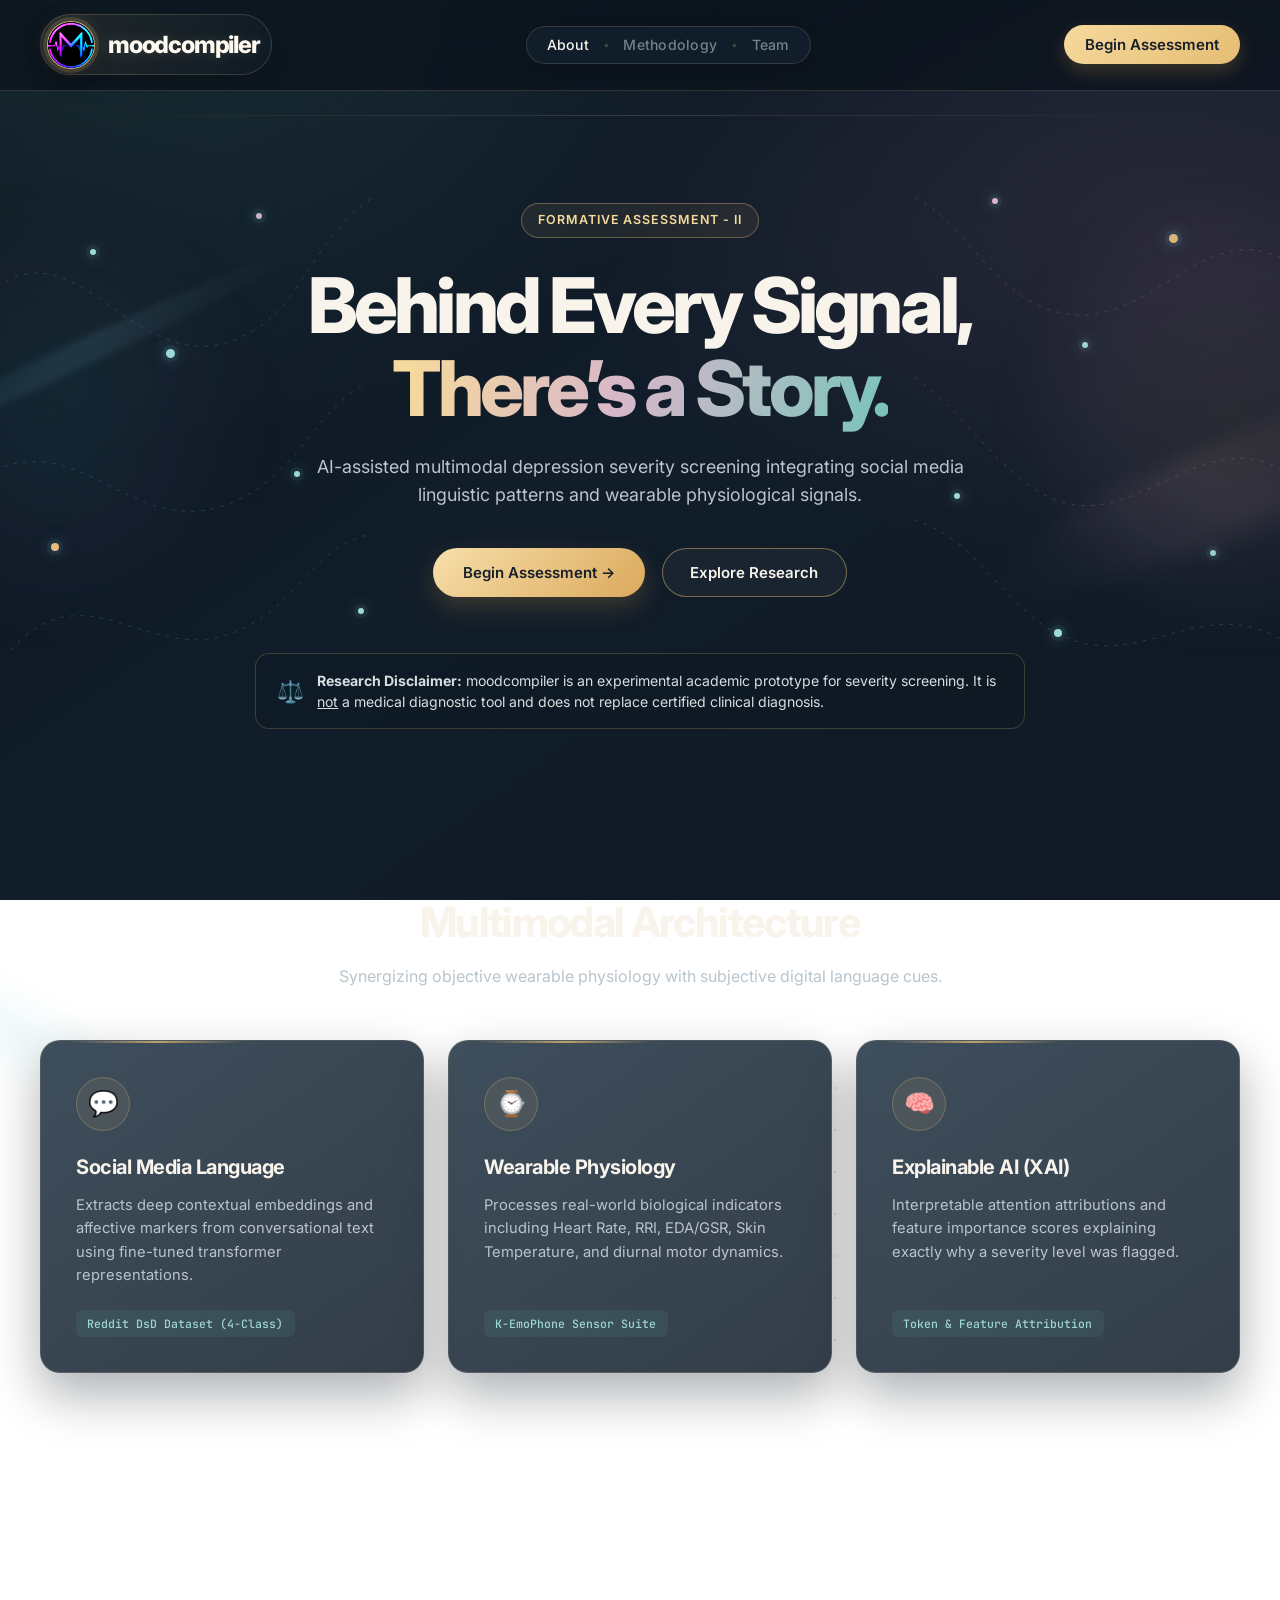
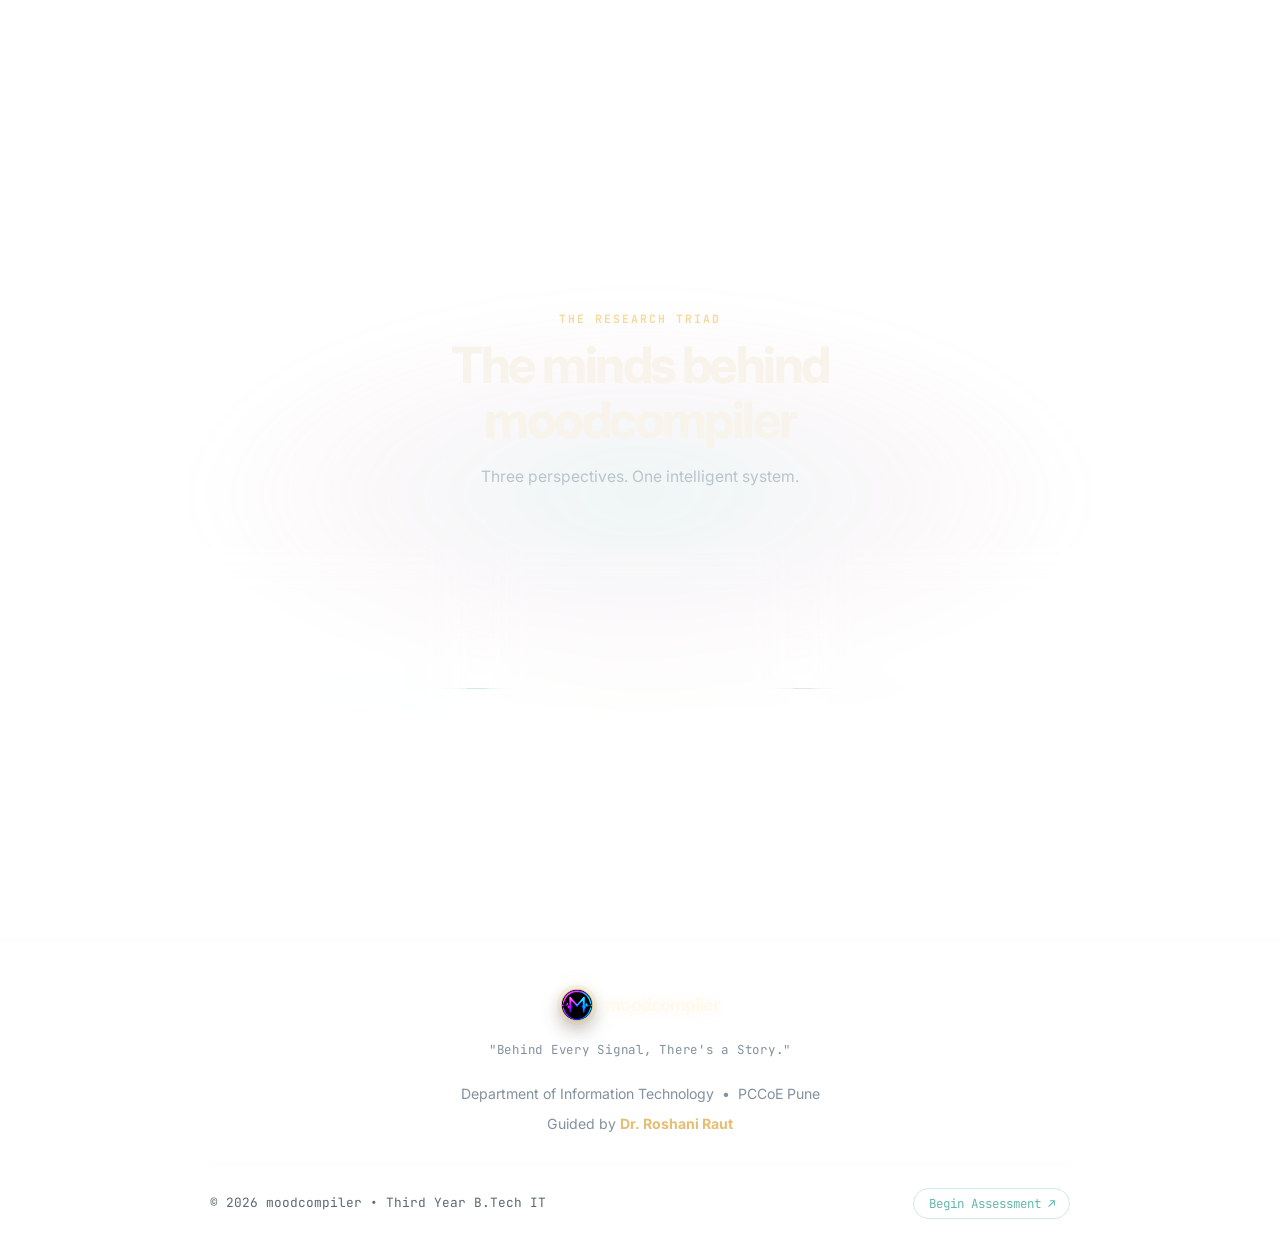
<file: frontend/index.html>
<!DOCTYPE html>
<html lang="en">
<head>
  <meta charset="UTF-8" />
  <meta name="viewport" content="width=device-width, initial-scale=1.0" />
  <title>moodcompiler — Behind Every Signal, There’s a Story.</title>
  <link rel="icon" type="image/png" href="assets/logo/logo.png" />
  <!-- Premium Fonts -->
  <link rel="preconnect" href="https://fonts.googleapis.com" />
  <link rel="preconnect" href="https://fonts.gstatic.com" crossorigin />
  <link href="https://fonts.googleapis.com/css2?family=Inter:wght@300;400;500;600;700;800&family=JetBrains+Mono:wght@400;500;600&display=swap" rel="stylesheet" />
  <link rel="stylesheet" href="css/style.css" />
</head>
<body>

  <!-- Navigation Bar (Sleek Floating Capsule) -->
  <nav class="navbar">
    <div class="nav-container">
      <div class="brand">
        <span class="brand-logo-frame"><img src="assets/logo/logo.png" alt="moodcompiler logo" class="brand-logo" /></span>
        <span class="brand-name">moodcompiler</span>
      </div>
      
      <!-- Center Floating Nav Capsule -->
      <div class="nav-capsule">
        <a href="#about" class="nav-item">About</a>
        <span class="nav-dot">•</span>
        <a href="#methodology" class="nav-item">Methodology</a>
        <span class="nav-dot">•</span>
        <a href="#team" class="nav-item">Team</a>
      </div>

      <div class="nav-actions">
        <a href="assessment.html" class="btn btn-primary-nav">Begin Assessment</a>
      </div>
    </div>
  </nav>

  <!-- Hero Section -->
  <header id="about" class="hero">
    <!-- Decorative neural field: always behind the hero content. -->
    <div class="neural-field" aria-hidden="true">
      <svg class="neural-connections" viewBox="0 0 1440 720" preserveAspectRatio="none">
        <g class="field-left">
          <path d="M-20 210 C90 110 155 320 294 235 C342 206 354 145 424 104" />
          <path d="M-35 395 C92 315 148 470 278 405 C340 374 355 321 410 294" />
          <path d="M12 560 C111 465 184 608 306 520 C340 496 365 455 414 445" />
        </g>
        <g class="field-right">
          <path d="M1460 178 C1350 105 1288 270 1162 212 C1104 185 1082 128 1025 105" />
          <path d="M1470 396 C1350 305 1271 475 1153 392 C1098 353 1081 320 1027 285" />
          <path d="M1458 560 C1350 485 1272 608 1161 527 C1104 482 1087 446 1028 430" />
        </g>
      </svg>
      <span class="aurora aurora-left"></span><span class="aurora aurora-right"></span>
      <span class="neural-node node-1"></span><span class="neural-node node-2"></span>
      <span class="neural-node node-3"></span><span class="neural-node node-4"></span>
      <span class="neural-node node-5"></span><span class="neural-node node-6"></span>
      <span class="neural-node node-7"></span><span class="neural-node node-8"></span>
      <span class="neural-node node-9"></span><span class="neural-node node-10"></span>
      <span class="neural-node node-11"></span><span class="neural-node node-12"></span>
    </div>
    <div class="hero-container">
      <div class="badge">Formative Assessment - II</div>
      <h1 class="hero-title">
        Behind Every Signal, <br />
        <span class="gradient-text">There’s a Story.</span>
      </h1>
      <p class="hero-subtitle">
        AI-assisted multimodal depression severity screening integrating social media linguistic patterns and wearable physiological signals.
      </p>
      
      <div class="hero-actions">
        <a href="assessment.html" class="btn btn-hero">Begin Assessment →</a>
        <a href="#methodology" class="btn btn-secondary">Explore Research</a>
      </div>

      <!-- Integrated Medical Disclaimer Banner -->
      <div class="disclaimer-banner">
        <span class="disclaimer-icon">⚖️</span>
        <p>
          <strong>Research Disclaimer:</strong> moodcompiler is an experimental academic prototype for severity screening. It is <u>not</u> a medical diagnostic tool and does not replace certified clinical diagnosis.
        </p>
      </div>
    </div>
  </header>

  <!-- Multimodal Modalities Grid -->
  <section id="methodology" class="section">
    <div class="section-container">
      <h2 class="section-title">Multimodal Architecture</h2>
      <p class="section-desc">Synergizing objective wearable physiology with subjective digital language cues.</p>

      <div class="cards-grid">
        <div class="card">
          <div class="card-icon">💬</div>
          <h3>Social Media Language</h3>
          <p>Extracts deep contextual embeddings and affective markers from conversational text using fine-tuned transformer representations.</p>
          <span class="card-tag">Reddit DsD Dataset (4-Class)</span>
        </div>

        <div class="card">
          <div class="card-icon">⌚</div>
          <h3>Wearable Physiology</h3>
          <p>Processes real-world biological indicators including Heart Rate, RRI, EDA/GSR, Skin Temperature, and diurnal motor dynamics.</p>
          <span class="card-tag">K-EmoPhone Sensor Suite</span>
        </div>

        <div class="card">
          <div class="card-icon">🧠</div>
          <h3>Explainable AI (XAI)</h3>
          <p>Interpretable attention attributions and feature importance scores explaining exactly why a severity level was flagged.</p>
          <span class="card-tag">Token & Feature Attribution</span>
        </div>
      </div>

      <!-- A low-profile continuation of the research field above the cards. -->
      <div class="signal-convergence" aria-hidden="true">
        <div class="convergence-caption">
          <span>Multimodal signal fusion</span>
          <b>Architecture in motion</b>
        </div>
        <div class="signal-label label-physiology"><small>01</small> Physiological stream</div>
        <div class="signal-label label-language"><small>02</small> Language stream</div>
        <div class="signal-label label-fusion"><small>03</small> AI fusion</div>
        <div class="signal-label label-insight"><small>04</small> Early insight</div>
        <div class="fusion-readout">
          <span>Physiology <i>+</i> Digital language</span>
          <strong>AI Fusion Engine</strong>
          <em>Detecting patterns before they become visible</em>
        </div>
        <div class="signal-haze haze-left"></div>
        <div class="signal-haze haze-right"></div>
        <div class="signal-orbit orbit-one"></div>
        <div class="signal-orbit orbit-two"></div>
        <svg class="signal-paths" viewBox="0 0 1200 310" preserveAspectRatio="none">
          <defs>
            <linearGradient id="physiology-flow" x1="0" x2="1">
              <stop offset="0" stop-color="#78c8c4" stop-opacity="0" />
              <stop offset=".32" stop-color="#8ad3d0" stop-opacity=".64" />
              <stop offset="1" stop-color="#d9b8d5" stop-opacity=".88" />
            </linearGradient>
            <linearGradient id="language-flow" x1="1" x2="0">
              <stop offset="0" stop-color="#efc37f" stop-opacity="0" />
              <stop offset=".35" stop-color="#d9b4d2" stop-opacity=".6" />
              <stop offset="1" stop-color="#8bcfca" stop-opacity=".88" />
            </linearGradient>
            <linearGradient id="insight-flow" x1="0" y1="0" x2="0" y2="1">
              <stop stop-color="#f0d09a" stop-opacity=".9" />
              <stop offset="1" stop-color="#75c6c1" stop-opacity="0" />
            </linearGradient>
          </defs>
          <path class="stream physiology-a" pathLength="100" d="M5 80 C145 28 258 150 415 116 C500 97 535 126 600 156" />
          <path class="stream physiology-b" pathLength="100" d="M-10 153 C160 209 264 84 425 146 C501 174 548 161 600 156" />
          <path class="stream language-a" pathLength="100" d="M1195 76 C1046 25 934 158 784 112 C694 85 657 127 600 156" />
          <path class="stream language-b" pathLength="100" d="M1210 178 C1040 214 926 77 777 143 C688 182 644 166 600 156" />
          <path class="stream output-flow" pathLength="100" d="M600 156 C598 210 637 224 624 301" />
          <path class="waveform waveform-left" d="M68 229 C106 229 111 196 137 229 S174 262 199 229 S235 202 260 229 S298 255 326 229" />
          <path class="waveform waveform-right" d="M874 228 C907 192 931 260 957 228 S1001 196 1028 228 S1068 257 1097 228 S1130 205 1160 228" />
          <g class="moving-dots">
            <circle r="3"><animateMotion dur="8s" repeatCount="indefinite" path="M5 80 C145 28 258 150 415 116 C500 97 535 126 600 156" /></circle>
            <circle r="2.5"><animateMotion dur="10s" begin="-4s" repeatCount="indefinite" path="M-10 153 C160 209 264 84 425 146 C501 174 548 161 600 156" /></circle>
            <circle r="3"><animateMotion dur="9s" begin="-2s" repeatCount="indefinite" path="M1195 76 C1046 25 934 158 784 112 C694 85 657 127 600 156" /></circle>
            <circle r="2.5"><animateMotion dur="11s" begin="-6s" repeatCount="indefinite" path="M1210 178 C1040 214 926 77 777 143 C688 182 644 166 600 156" /></circle>
            <circle r="2.7"><animateMotion dur="6s" repeatCount="indefinite" path="M600 156 C598 210 637 224 624 301" /></circle>
          </g>
        </svg>
        <span class="fusion-node"><i></i><i></i></span>
        <span class="signal-speck speck-one"></span><span class="signal-speck speck-two"></span>
        <span class="signal-speck speck-three"></span><span class="signal-speck speck-four"></span>
      </div>
    </div>
  </section>

  <!-- Developers / Team -->
  <section id="team" class="team-section" aria-labelledby="team-title">
    <div class="team-shell">
      <header class="team-heading">
        <p class="team-kicker">THE RESEARCH TRIAD</p>
        <h2 id="team-title">The minds behind moodcompiler</h2>
        <p>Three perspectives. One intelligent system.</p>
      </header>

        <div class="triad-layout">
        <article class="identity-panel panel-kanak">
          <span class="panel-index">01</span>
          <div class="identity-art art-neural" aria-hidden="true"><i></i><i></i><i></i><i></i></div>
          <h3><span>Kanak</span><span>Kushwaha</span></h3>
          <p class="identity-title">The Innovation Analyst</p>
        </article>
        <article class="identity-panel panel-sahil">
          <span class="panel-index">02</span>
          <div class="identity-art art-orbit" aria-hidden="true"><i></i><i></i></div>
          <h3><span>Sahil</span><span>Tiwari</span></h3>
          <p class="identity-title">The ML Strategist</p>
        </article>
        <article class="identity-panel panel-aayush">
          <span class="panel-index">03</span>
          <div class="identity-art art-ribbon" aria-hidden="true"><i></i><i></i><i></i></div>
          <h3><span>Aayush</span><span>Kate</span></h3>
          <p class="identity-title">The Code Architect</p>
        </article>
      </div>
    </div>
  </section>

  <!-- ── Footer ── -->
  <footer style="
    position: relative;
    z-index: 10;
    border-top: 1px solid rgba(231, 213, 172, 0.10);
    padding: 3rem 1.5rem 2.5rem;
    text-align: center;
  ">
    <div style="max-width: 860px; margin: 0 auto;">

      <!-- Brand row -->
      <div style="display: flex; align-items: center; justify-content: center; gap: 0.75rem; margin-bottom: 1.2rem;">
        <div class="brand-logo-frame" style="width: 32px; height: 32px; flex: 0 0 32px;">
          <img src="assets/logo/logo.png" alt="moodcompiler logo" class="brand-logo" />
        </div>
        <span class="brand-name" style="font-size: 1.1rem;">moodcompiler</span>
      </div>

      <!-- Tagline -->
      <p style="
        font-family: 'JetBrains Mono', monospace;
        font-size: 0.78rem;
        color: #82919e;
        letter-spacing: 0.06em;
        margin-bottom: 1.4rem;
      ">"Behind Every Signal, There's a Story."</p>

      <!-- Meta -->
      <p style="font-size: 0.88rem; color: #82919e; margin-bottom: 0.5rem;">
        Department of Information Technology &nbsp;•&nbsp; PCCoE Pune
      </p>
      <p style="font-size: 0.88rem; color: #82919e; margin-bottom: 1.8rem;">
        Guided by <strong style="color: #e5bd73;">Dr. Roshani Raut</strong>
      </p>

      <!-- Divider -->
      <div style="height: 1px; background: rgba(231,213,172,0.10); margin-bottom: 1.4rem;"></div>

      <!-- Bottom row -->
      <div style="
        display: flex;
        justify-content: space-between;
        align-items: center;
        flex-wrap: wrap;
        gap: 0.8rem;
        font-size: 0.8rem;
        color: #5a6872;
        font-family: 'JetBrains Mono', monospace;
      ">
        <span>© 2026 moodcompiler • Third Year B.Tech IT</span>
        <a href="assessment.html" style="
          color: #64b8ad;
          text-decoration: none;
          border: 1px solid rgba(100,184,173,0.3);
          padding: 0.3rem 0.9rem;
          border-radius: 999px;
          font-size: 0.78rem;
          transition: all 0.2s;
        " onmouseover="this.style.background='rgba(100,184,173,0.1)'" onmouseout="this.style.background='transparent'">
          Begin Assessment ↗
        </a>
      </div>

    </div>
  </footer>

  <!-- ── Scroll-spy: highlights nav links as you scroll ── -->
  <script>
    (function () {
      const sections = ['about', 'methodology', 'team'];
      const navItems = {};

      sections.forEach(id => {
        navItems[id] = document.querySelector(`.nav-item[href="#${id}"]`);
      });

      function onScroll() {
        const scrollY = window.scrollY + 120;
        let active = sections[0];

        sections.forEach(id => {
          const el = document.getElementById(id);
          if (el && el.offsetTop <= scrollY) active = id;
        });

        sections.forEach(id => {
          const item = navItems[id];
          if (!item) return;
          if (id === active) {
            item.style.color   = '#f8f4eb';
            item.style.opacity = '1';
          } else {
            item.style.color   = '';
            item.style.opacity = '0.6';
          }
        });
      }

      window.addEventListener('scroll', onScroll, { passive: true });
      onScroll();
    })();
  </script>

</body>
</html>
</file>
<file: frontend/css/style.css>
/* ==========================================================================
   moodcompiler — Warm Editorial Midnight Design System
   "Behind Every Signal, There’s a Story."
   ========================================================================== */

:root {
  --ink: #0b131d;
  --surface: rgba(23, 38, 53, 0.78);
  --line: rgba(231, 213, 172, 0.16);
  --line-bright: rgba(228, 189, 111, 0.48);
  --text: #f8f4eb;
  --text-soft: #b9c4cc;
  --muted: #82919e;
  --gold: #e5bd73;
  --gold-light: #f6d99d;
  --teal: #64b8ad;
  --font-sans: 'Inter', -apple-system, BlinkMacSystemFont, sans-serif;
  --font-mono: 'JetBrains Mono', monospace;
  --shadow: 0 22px 50px rgba(3, 9, 15, 0.32);
}

* {
  box-sizing: border-box;
  margin: 0;
  padding: 0;
}

html {
  scroll-behavior: smooth;
}

/* Keeps anchor targets clear of the sticky navigation bar. */
#about,
#methodology,
#team {
  scroll-margin-top: 6.5rem;
}

body {
  min-height: 100vh;
  overflow-x: hidden;
  color: var(--text);
  font-family: var(--font-sans);
  line-height: 1.6;
  background: 
    radial-gradient(ellipse at 12% -8%, rgba(101, 184, 173, 0.16), transparent 38%),
    radial-gradient(ellipse at 92% 25%, rgba(138, 88, 119, 0.19), transparent 36%),
    linear-gradient(145deg, #0b131d, #111d2a 48%, #101925);
  background-attachment: fixed;
}

/* ==========================================================================
   Navigation Bar (Sleek Frosted Glass + Center Capsule)
   ========================================================================== */
.navbar {
  position: sticky;
  top: 0;
  z-index: 1000;
  padding: 0.9rem 2rem;
  background: rgba(11, 19, 29, 0.75);
  border-bottom: 1px solid var(--line);
  backdrop-filter: blur(18px);
  -webkit-backdrop-filter: blur(18px);
}

.nav-container {
  max-width: 1200px;
  margin: 0 auto;
  display: flex;
  align-items: center;
  justify-content: space-between;
}

.brand {
  display: inline-flex;
  align-items: center;
  gap: 0.8rem;
  text-decoration: none;
  padding: 0.34rem 0.7rem 0.34rem 0.38rem;
  border: 1px solid rgba(246, 217, 157, 0.16);
  border-radius: 999px;
  background: linear-gradient(100deg, rgba(246, 217, 157, 0.09), rgba(18, 33, 47, 0.34));
  box-shadow: 0 7px 22px rgba(0, 0, 0, 0.18);
}

.brand-logo-frame {
  width: 48px;
  height: 48px;
  aspect-ratio: 1;
  flex: 0 0 48px;
  display: grid;
  place-items: center;
  overflow: hidden;
  border-radius: 50%;
  border: 1px solid rgba(246, 217, 157, 0.82);
  background: radial-gradient(circle, #172333, #05090f);
  box-shadow: 0 0 0 4px rgba(229, 189, 115, 0.17), 0 0 22px rgba(229, 189, 115, 0.15), 0 8px 20px rgba(0, 0, 0, 0.3);
}

.brand-logo {
  width: 100%;
  height: 100%;
  max-width: none;
  object-fit: cover;
  /* The source artwork includes large poster-style padding; this isolates its M/heartbeat mark. */
  transform: scale(1.25);
  transform-origin: 50% 42%;
  filter: brightness(1.4) contrast(1.18) saturate(1.2);
}

.brand-name {
  color: #fffaf0;
  font-size: 1.48rem;
  font-weight: 800;
  letter-spacing: -0.05em;
  text-transform: lowercase;
  text-shadow: 0 1px 16px rgba(246, 217, 157, 0.18);
}

/* Center Floating Nav Capsule */
.nav-capsule {
  display: flex;
  align-items: center;
  gap: 0.85rem;
  background: rgba(23, 38, 53, 0.6);
  border: 1px solid var(--line);
  padding: 0.42rem 1.25rem;
  border-radius: 999px;
  backdrop-filter: blur(14px);
  box-shadow: 0 4px 15px rgba(0, 0, 0, 0.2);
}

.nav-item {
  color: var(--text-soft);
  text-decoration: none;
  font-size: 0.88rem;
  font-weight: 500;
  letter-spacing: 0.02em;
  transition: color 0.2s ease;
}

.nav-item:hover {
  color: var(--gold-light);
}

.nav-dot {
  color: var(--line-bright);
  font-size: 0.75rem;
  opacity: 0.5;
}

/* ==========================================================================
   Buttons
   ========================================================================== */
.btn {
  display: inline-flex;
  align-items: center;
  justify-content: center;
  border: 0;
  border-radius: 999px;
  cursor: pointer;
  font: 600 0.94rem var(--font-sans);
  text-decoration: none;
  transition: transform 0.25s ease, box-shadow 0.25s ease, background 0.25s ease;
}

.btn-primary-nav {
  padding: 0.62rem 1.3rem;
  color: #17202a;
  background: linear-gradient(135deg, var(--gold-light), var(--gold));
  box-shadow: 0 7px 18px rgba(196, 145, 67, 0.25);
}

.btn-primary-nav:hover,
.btn-hero:hover {
  transform: translateY(-2px);
  box-shadow: 0 12px 25px rgba(196, 145, 67, 0.35);
}

.btn-hero {
  padding: 0.92rem 1.85rem;
  color: #17202a;
  background: linear-gradient(135deg, #f7dfaa, #dba95c);
  box-shadow: 0 10px 24px rgba(196, 145, 67, 0.25);
}

.btn-secondary {
  padding: 0.88rem 1.7rem;
  color: var(--text);
  border: 1px solid var(--line-bright);
  background: rgba(255, 255, 255, 0.035);
}

.btn-secondary:hover {
  transform: translateY(-2px);
  background: rgba(229, 189, 115, 0.12);
}

/* ==========================================================================
   Hero Section
   ========================================================================== */
.hero {
  position: relative;
  padding: 7rem 1.5rem 5rem;
  text-align: center;
}

.hero::before {
  content: '';
  position: absolute;
  inset: 1.5rem 7% auto;
  height: 1px;
  background: linear-gradient(90deg, transparent, var(--line), transparent);
}

.hero-container {
  position: relative;
  z-index: 1;
  max-width: 900px;
  margin: 0 auto;
}

/* Calm, asymmetric neural field — decorative and always behind the hero UI. */
.neural-field {
  position: absolute;
  z-index: 0;
  inset: 0;
  overflow: hidden;
  pointer-events: none;
  perspective: 900px;
}

.neural-field::before,
.neural-field::after {
  content: '';
  position: absolute;
  width: 34vw;
  height: 28rem;
  top: 14%;
  border-radius: 50%;
  filter: blur(32px);
  opacity: 0.42;
  animation: field-drift 18s ease-in-out infinite alternate;
}

.neural-field::before {
  left: -13vw;
  background: radial-gradient(ellipse, rgba(80, 177, 193, 0.18), rgba(126, 108, 173, 0.08) 45%, transparent 70%);
}

.neural-field::after {
  right: -13vw;
  background: radial-gradient(ellipse, rgba(221, 177, 105, 0.14), rgba(205, 153, 181, 0.11) 45%, transparent 70%);
  animation-delay: -9s;
}

.neural-connections {
  position: absolute;
  inset: 0;
  width: 100%;
  height: 100%;
  overflow: visible;
  opacity: 0.65;
}

.neural-connections g { animation: connection-breathe 7s ease-in-out infinite alternate; }
.neural-connections .field-right { animation-delay: -4s; }
.neural-connections path {
  fill: none;
  stroke: rgba(124, 203, 208, 0.32);
  stroke-width: 1;
  stroke-dasharray: 3 8;
  stroke-linecap: round;
}
.neural-connections .field-right path { stroke: rgba(231, 195, 150, 0.3); }

.aurora {
  position: absolute;
  width: 34vw;
  height: 7rem;
  border: 1px solid rgba(119, 204, 207, 0.16);
  border-radius: 50%;
  filter: blur(12px);
  opacity: 0.6;
  transform: rotate(-25deg) rotateX(58deg);
  animation: aurora-flow 14s ease-in-out infinite alternate;
}
.aurora-left { left: -11vw; top: 29%; background: linear-gradient(90deg, transparent, rgba(106, 189, 193, 0.15), transparent); }
.aurora-right { right: -12vw; top: 48%; border-color: rgba(226, 178, 130, 0.15); background: linear-gradient(90deg, transparent, rgba(205, 151, 179, 0.13), transparent); animation-delay: -7s; }

.neural-node {
  position: absolute;
  width: 6px;
  height: 6px;
  border-radius: 50%;
  background: #9cd9d7;
  box-shadow: 0 0 0 4px rgba(130, 207, 207, 0.07), 0 0 16px rgba(132, 221, 215, 0.55);
  animation: node-float 9s ease-in-out infinite alternate, node-pulse 3.5s ease-in-out infinite;
}
.node-1 { left: 7%; top: 22%; }.node-2 { left: 13%; top: 36%; width: 9px; height: 9px; animation-delay: -2s; }
.node-3 { left: 20%; top: 17%; background: #c8b2d4; animation-delay: -5s; }.node-4 { left: 23%; top: 53%; animation-delay: -3s; }
.node-5 { left: 4%; top: 63%; width: 8px; height: 8px; background: #e7bd81; animation-delay: -7s; }.node-6 { left: 28%; top: 72%; animation-delay: -1s; }
.node-7 { right: 8%; top: 20%; width: 9px; height: 9px; background: #dfb477; animation-delay: -4s; }.node-8 { right: 15%; top: 35%; animation-delay: -6s; }
.node-9 { right: 22%; top: 15%; background: #d8b5c8; animation-delay: -2s; }.node-10 { right: 25%; top: 56%; animation-delay: -8s; }
.node-11 { right: 5%; top: 64%; background: #91d0ce; animation-delay: -3s; }.node-12 { right: 17%; top: 75%; width: 8px; height: 8px; animation-delay: -5s; }

@keyframes field-drift { to { transform: translate3d(3vw, 1.5rem, 50px) scale(1.08); } }
@keyframes connection-breathe { to { opacity: 0.38; transform: translateY(8px); } }
@keyframes aurora-flow { to { transform: translate3d(2vw, -1.2rem, 35px) rotate(-17deg) rotateX(60deg) scaleX(1.1); opacity: 0.38; } }
@keyframes node-float { to { transform: translate3d(12px, -20px, 35px); } }
@keyframes node-pulse { 50% { opacity: 0.38; box-shadow: 0 0 0 7px rgba(130, 207, 207, 0.025), 0 0 22px rgba(132, 221, 215, 0.28); } }

@media (prefers-reduced-motion: reduce) {
  .neural-field *, .neural-field::before, .neural-field::after { animation: none !important; }
}

.badge {
  display: inline-block;
  margin-bottom: 1.7rem;
  padding: 0.42rem 1rem;
  border: 1px solid rgba(229, 189, 115, 0.35);
  border-radius: 999px;
  color: var(--gold-light);
  background: rgba(229, 189, 115, 0.08);
  font-size: 0.78rem;
  font-weight: 600;
  letter-spacing: 0.08em;
  text-transform: uppercase;
}

.hero-title {
  margin-bottom: 1.35rem;
  font-size: clamp(2.7rem, 6vw, 4.8rem);
  font-weight: 800;
  letter-spacing: -0.05em;
  line-height: 1.08;
}

.gradient-text {
  background: linear-gradient(105deg, #f6d99d 5%, #d7b7c9 47%, #78c4b9 100%);
  -webkit-background-clip: text;
  -webkit-text-fill-color: transparent;
}

.hero-subtitle {
  max-width: 685px;
  margin: 0 auto 2.35rem;
  color: var(--text-soft);
  font-size: 1.12rem;
}

.hero-actions {
  display: flex;
  flex-wrap: wrap;
  justify-content: center;
  gap: 1.1rem;
  margin-bottom: 3.5rem;
}

/* Medical Disclaimer Banner */
.disclaimer-banner {
  display: flex;
  align-items: center;
  gap: 0.85rem;
  max-width: 770px;
  margin: 0 auto;
  padding: 1rem 1.3rem;
  border: 1px solid rgba(229, 189, 115, 0.22);
  border-radius: 14px;
  color: #d7dee0;
  text-align: left;
  background: rgba(14, 25, 36, 0.6);
  backdrop-filter: blur(12px);
}

.disclaimer-icon {
  font-size: 1.35rem;
}

.disclaimer-banner p {
  font-size: 0.88rem;
  line-height: 1.5;
}

/* ==========================================================================
   Multimodal Cards Section
   ========================================================================== */
.section {
  padding: 5rem 1.5rem;
}

.section-container {
  max-width: 1200px;
  margin: 0 auto;
}

.section-title {
  margin-bottom: 0.5rem;
  font-size: clamp(2rem, 4vw, 2.6rem);
  font-weight: 750;
  letter-spacing: -0.04em;
  text-align: center;
}

.section-desc {
  margin-bottom: 3.2rem;
  color: var(--text-soft);
  text-align: center;
}

.cards-grid {
  display: grid;
  grid-template-columns: repeat(3, minmax(0, 1fr));
  gap: 1.5rem;
}

.card {
  position: relative;
  display: flex;
  flex-direction: column;
  min-height: 295px;
  padding: 2.2rem;
  overflow: hidden;
  border: 1px solid var(--line);
  border-radius: 20px;
  background: linear-gradient(145deg, rgba(31, 49, 65, 0.86), rgba(17, 30, 43, 0.86));
  box-shadow: var(--shadow);
  transition: transform 0.3s ease, border-color 0.3s ease, box-shadow 0.3s ease;
}

.card::before {
  content: '';
  position: absolute;
  top: 0;
  left: 8%;
  width: 45%;
  height: 2px;
  background: linear-gradient(90deg, transparent, var(--gold), transparent);
  opacity: 0.75;
}

.card:hover {
  transform: translateY(-7px);
  border-color: var(--line-bright);
  box-shadow: 0 27px 45px rgba(2, 8, 14, 0.45);
}

.card-icon {
  display: grid;
  width: 54px;
  height: 54px;
  margin-bottom: 1.3rem;
  place-items: center;
  border: 1px solid rgba(229, 189, 115, 0.27);
  border-radius: 50%;
  background: rgba(229, 189, 115, 0.09);
  font-size: 1.55rem;
}

.card h3 {
  margin-bottom: 0.65rem;
  font-size: 1.25rem;
  letter-spacing: -0.025em;
}

.card p {
  flex-grow: 1;
  margin-bottom: 1.4rem;
  color: var(--text-soft);
  font-size: 0.92rem;
  line-height: 1.6;
}

.card-tag {
  align-self: flex-start;
  padding: 0.35rem 0.7rem;
  border-radius: 6px;
  background: rgba(100, 184, 173, 0.1);
  color: #9ed7d0;
  font: 500 0.72rem var(--font-mono);
}

/* A restrained lower layer for the multimodal field. It deliberately sits after
   the cards, allowing the architecture to resolve into one visual system. */
.signal-convergence {
  position: relative;
  height: clamp(235px, 25vw, 310px);
  margin: clamp(2.2rem, 5vw, 4.5rem) -2.5rem -1.25rem;
  overflow: hidden;
  pointer-events: none;
  isolation: isolate;
  mask-image: linear-gradient(90deg, transparent, #000 9%, #000 91%, transparent);
}

.signal-convergence::before {
  content: '';
  position: absolute;
  z-index: -2;
  inset: 18% 18% 0;
  background: radial-gradient(ellipse at 50% 38%, rgba(135, 196, 197, .14), rgba(189, 151, 183, .055) 34%, transparent 68%);
  filter: blur(20px);
  animation: convergence-haze 10s ease-in-out infinite alternate;
}

.signal-convergence::after {
  content: '';
  position: absolute;
  z-index: -1;
  inset: 11% 7% 2%;
  opacity: .46;
  background-image:
    linear-gradient(rgba(125, 201, 200, .09) 1px, transparent 1px),
    linear-gradient(90deg, rgba(125, 201, 200, .09) 1px, transparent 1px),
    radial-gradient(circle at 50% 47%, rgba(230, 188, 127, .14) 0 1px, transparent 2px);
  background-size: 46px 32px, 46px 32px, 100% 100%;
  mask-image: radial-gradient(ellipse at center, #000 2%, rgba(0,0,0,.66) 42%, transparent 78%);
  transform: perspective(500px) rotateX(57deg) scale(1.08);
  transform-origin: 50% 72%;
  animation: convergence-grid 13s linear infinite;
}

/* Small editorial cues give the animated field a clear research purpose. */
.convergence-caption {
  position: absolute;
  z-index: 3;
  top: 4%;
  left: 50%;
  display: grid;
  gap: .08rem;
  translate: -50% 0;
  min-width: max-content;
  text-align: center;
  text-transform: uppercase;
  pointer-events: none;
}
.convergence-caption span { color: rgba(158, 213, 207, .86); font: 700 .72rem var(--font-mono); letter-spacing: .18em; }
.convergence-caption b { color: rgba(248, 244, 235, .95); font-size: 1rem; font-weight: 750; letter-spacing: .015em; }
.signal-label {
  position: absolute;
  z-index: 3;
  color: rgba(232, 239, 236, .88);
  font: 650 clamp(.68rem, 1vw, .82rem) var(--font-mono);
  letter-spacing: .065em;
  text-transform: uppercase;
  white-space: nowrap;
  text-shadow: 0 1px 12px rgba(4, 12, 20, .85);
}
.signal-label small { margin-right: .35rem; color: var(--gold-light); font-size: .92em; }
.label-physiology { left: 9%; top: 39%; }.label-language { right: 9%; top: 39%; text-align: right; }.label-fusion { left: 50%; top: 58%; translate: -50% 0; }.label-insight { left: 50%; bottom: 1%; translate: -50% 0; color: rgba(168, 225, 219, .9); }

.fusion-readout {
  position: absolute;
  z-index: 3;
  left: 50%;
  top: 67%;
  display: grid;
  gap: .13rem;
  width: min(290px, 46vw);
  padding: .48rem .7rem;
  translate: -50% 0;
  border: 1px solid rgba(182, 208, 200, .19);
  border-radius: 8px;
  background: linear-gradient(105deg, rgba(17, 34, 47, .64), rgba(39, 45, 65, .46));
  box-shadow: 0 8px 25px rgba(3, 10, 18, .18);
  backdrop-filter: blur(8px);
  text-align: center;
  text-transform: uppercase;
}
.fusion-readout span { color: #aed9d3; font: 650 .56rem var(--font-mono); letter-spacing: .075em; }
.fusion-readout span i { margin: 0 .22rem; color: var(--gold-light); font-style: normal; }
.fusion-readout strong { color: #fff9ed; font-size: .82rem; letter-spacing: .055em; }
.fusion-readout em { color: rgba(213, 220, 220, .72); font: 500 .51rem var(--font-mono); letter-spacing: .035em; text-transform: none; }

.signal-paths { position: absolute; z-index: 1; inset: 0; width: 100%; height: 100%; overflow: visible; }
.signal-paths path { fill: none; vector-effect: non-scaling-stroke; }
.stream { stroke-width: 1.1; stroke-dasharray: 4 9; stroke-linecap: round; animation: stream-breathe 5s ease-in-out infinite alternate; }
.physiology-a, .physiology-b { stroke: url(#physiology-flow); }
.language-a, .language-b { stroke: url(#language-flow); animation-delay: -2.5s; }
.output-flow { stroke: url(#insight-flow); stroke-width: 1.4; stroke-dasharray: 3 7; animation: output-pulse 3.8s ease-in-out infinite; }
.waveform { stroke-width: 1.05; stroke-linecap: round; opacity: .55; stroke-dasharray: 2 6; animation: waveform-drift 7s ease-in-out infinite alternate; }
.waveform-left { stroke: #7bc8c4; }.waveform-right { stroke: #cfb1ce; animation-delay: -3s; }
.moving-dots circle { fill: #b8e1d7; filter: drop-shadow(0 0 4px rgba(148, 222, 212, .8)); }
.moving-dots circle:nth-child(3), .moving-dots circle:nth-child(4) { fill: #efc792; filter: drop-shadow(0 0 4px rgba(239, 190, 140, .62)); }

.fusion-node {
  position: absolute;
  z-index: 2;
  left: 50%;
  top: 50.3%;
  width: 19px;
  height: 19px;
  translate: -50% -50%;
  border: 1px solid rgba(238, 209, 156, .72);
  border-radius: 50%;
  background: radial-gradient(circle, #f5dda9 0 12%, #b99ed0 21%, #72c4c0 39%, rgba(104, 185, 182, .1) 65%, transparent 70%);
  box-shadow: 0 0 0 8px rgba(132, 202, 197, .045), 0 0 28px rgba(180, 165, 204, .32);
  animation: fusion-pulse 4.6s ease-in-out infinite;
}
.fusion-node i { position: absolute; inset: -12px; border: 1px solid rgba(142, 205, 201, .2); border-radius: 50%; animation: fusion-orbit 9s linear infinite; }
.fusion-node i:last-child { inset: -23px 1px; border-color: rgba(229, 190, 128, .14); animation-direction: reverse; animation-duration: 12s; }

.signal-haze { position: absolute; z-index: -1; width: 31%; height: 55%; top: 21%; filter: blur(8px); opacity: .7; animation: side-haze 11s ease-in-out infinite alternate; }
.haze-left { left: 4%; background: radial-gradient(ellipse, rgba(83, 174, 184, .14), transparent 66%); }.haze-right { right: 4%; background: radial-gradient(ellipse, rgba(207, 150, 182, .13), transparent 66%); animation-delay: -5s; }
.signal-orbit { position: absolute; z-index: 0; width: 18%; height: 33%; border: 1px solid rgba(130, 202, 200, .14); border-radius: 50%; transform: rotateX(64deg) rotate(-18deg); animation: signal-orbit 12s linear infinite; }
.orbit-one { left: 20%; top: 32%; }.orbit-two { right: 18%; top: 35%; border-color: rgba(229, 188, 124, .14); animation-direction: reverse; animation-duration: 15s; }
.signal-speck { position: absolute; z-index: 2; width: 4px; height: 4px; border-radius: 50%; background: rgba(165, 222, 215, .76); box-shadow: 0 0 10px rgba(149, 218, 210, .58); animation: speck-drift 6s ease-in-out infinite alternate; }
.speck-one { left: 18%; top: 70%; }.speck-two { left: 32%; top: 20%; animation-delay: -3s; }.speck-three { right: 22%; top: 68%; background: rgba(239, 195, 143, .7); animation-delay: -1.5s; }.speck-four { right: 35%; top: 18%; background: rgba(218, 182, 210, .65); animation-delay: -4s; }

@keyframes convergence-haze { to { transform: translateY(-8px) scale(1.09); opacity: .62; } }
@keyframes convergence-grid { to { background-position: 46px -32px, 46px -32px, 0 0; } }
@keyframes stream-breathe { to { stroke-dashoffset: -35; opacity: .45; } }
@keyframes output-pulse { 50% { stroke-dashoffset: -22; opacity: .36; } }
@keyframes waveform-drift { to { stroke-dashoffset: -28; transform: translateY(-5px); opacity: .25; } }
@keyframes fusion-pulse { 50% { scale: 1.22; box-shadow: 0 0 0 16px rgba(132, 202, 197, .018), 0 0 36px rgba(180, 165, 204, .42); } }
@keyframes fusion-orbit { to { rotate: 360deg; } }
@keyframes side-haze { to { transform: translateX(18px) translateY(-6px) scale(1.08); opacity: .38; } }
@keyframes signal-orbit { to { transform: rotateX(64deg) rotate(342deg); } }
@keyframes speck-drift { to { transform: translate3d(16px, -13px, 0); opacity: .22; } }

/* ==========================================================================
   Redesigned Luxury Editorial Footer Card
   ========================================================================== */
/* ==========================================================================
   Centered Minimalist Editorial Footer
   ========================================================================== */
.footer {
  padding: 3rem 1.5rem 2.5rem;
  background: transparent;
}

.footer-centered {
  max-width: 960px;
  margin: 0 auto;
  background: linear-gradient(145deg, rgba(23, 38, 53, 0.75), rgba(13, 22, 34, 0.88));
  border: 1px solid var(--line);
  border-radius: 24px;
  padding: 2.5rem 2rem 1.8rem;
  box-shadow: 0 20px 45px rgba(2, 8, 14, 0.45);
  backdrop-filter: blur(16px);
  display: flex;
  flex-direction: column;
  align-items: center;
  text-align: center;
  gap: 1.1rem;
}

.footer-tagline {
  color: var(--text-soft);
  font-size: 0.95rem;
  font-style: italic;
  margin-top: -0.3rem;
}

.team-chips-center {
  display: flex;
  flex-wrap: wrap;
  justify-content: center;
  align-items: center;
  gap: 1rem;
  margin: 0.5rem 0;
}

.team-chip {
  display: inline-flex;
  align-items: center;
  gap: 0.6rem;
  background: rgba(11, 19, 29, 0.85);
  border: 1px solid var(--line);
  padding: 0.42rem 0.95rem;
  border-radius: 999px;
  transition: all 0.25s ease;
}

.team-chip:hover {
  border-color: var(--line-bright);
  transform: translateY(-2px);
  box-shadow: 0 6px 15px rgba(0, 0, 0, 0.3);
}

.chip-avatar {
  width: 24px;
  height: 24px;
  border-radius: 50%;
  background: linear-gradient(135deg, var(--gold-light), var(--gold));
  color: #111d2a;
  font-size: 0.68rem;
  font-weight: 700;
  display: grid;
  place-items: center;
}

.chip-name {
  font-size: 0.88rem;
  color: var(--text);
  font-weight: 500;
}

.footer-meta {
  font-size: 0.86rem;
  color: var(--text-soft);
  letter-spacing: 0.01em;
}

.footer-meta strong {
  color: var(--gold-light);
}

.footer-bottom-line {
  width: 100%;
  padding-top: 1.2rem;
  border-top: 1px solid var(--line);
  font-size: 0.78rem;
  color: var(--muted);
}
/* ==========================================================================
   Responsive
   ========================================================================== */
@media (max-width: 900px) {
  .cards-grid {
    grid-template-columns: 1fr;
  }
  .nav-capsule {
    display: none;
  }
}

@media (max-width: 768px) {
  .navbar {
    padding: 0.8rem 1rem;
  }
  .brand { gap: 0.55rem; padding: 0.25rem 0.45rem 0.25rem 0.28rem; }
  .brand-logo-frame { width: 38px; height: 38px; flex-basis: 38px; }
  .brand-name { font-size: 1.15rem; }
  .nav-actions .btn { padding: 0.62rem 0.75rem; font-size: 0.78rem; }
  .hero-title {
    font-size: 2.6rem;
  }
  .footer-top {
    flex-direction: column;
    gap: 2rem;
  }
}

/* Compact, centered research-credits layout */
.footer { padding: 4.5rem 1.5rem 2.5rem; }

.footer-card {
  width: min(100%, 1000px);
  margin: 0 auto;
  padding: 3rem clamp(1.25rem, 5vw, 4.5rem) 1.5rem;
  text-align: center;
  border: 1px solid var(--line);
  border-radius: 24px;
  background: linear-gradient(145deg, rgba(27, 44, 59, 0.82), rgba(12, 22, 33, 0.92));
  box-shadow: 0 20px 45px rgba(2, 8, 14, 0.38);
  backdrop-filter: blur(16px);
}

.footer-top, .footer-brand-box, .footer-team-box {
  display: flex;
  flex-direction: column;
  align-items: center;
}

.footer-top { gap: 2.15rem; }
.footer-brand-box .brand { justify-content: center; }
.footer-card .footer-tagline { margin-top: 0.85rem; }

.inst-pill {
  margin-top: 1rem;
  color: #d9e0e1;
  font-size: 0.82rem;
  font-weight: 500;
}

.team-label {
  margin-bottom: 0.9rem;
  color: var(--gold-light);
  font-size: 0.73rem;
  font-weight: 700;
  letter-spacing: 0.12em;
}

.team-chips {
  display: flex;
  flex-wrap: wrap;
  justify-content: center;
  align-items: center;
  gap: 0.75rem;
}

.guide-text { margin-top: 1rem; color: var(--text-soft); font-size: 0.9rem; }
.guide-text strong { color: var(--gold-light); }
.footer-card .footer-bottom-line { margin-top: 2.2rem; }

@media (max-width: 768px) {
  .footer { padding: 3rem 1rem 1.5rem; }
  .footer-card { padding-top: 2.25rem; }
  .footer-top { gap: 1.8rem; }
}

@media (max-width: 900px) {
  .neural-field { opacity: 0.72; }
  .node-6, .node-10, .node-12 { display: none; }
}

@media (max-width: 600px) {
  .neural-field { opacity: 0.48; }
  .neural-field::before, .neural-field::after { width: 58vw; filter: blur(25px); }
  .aurora { width: 52vw; opacity: 0.36; }
  .neural-connections { opacity: 0.42; }
  .node-3, .node-4, .node-5, .node-8, .node-9, .node-11 { display: none; }
}

/* A little more visible movement, while still keeping the hero calm. */
.neural-field::before, .neural-field::after { animation-duration: 8s; opacity: 0.58; }
.neural-connections g { animation-duration: 4s; }
.aurora { animation-duration: 7s; opacity: 0.78; }
.neural-node { animation-duration: 5s, 2.1s; }
@keyframes field-drift { to { transform: translate3d(5vw, 2.4rem, 70px) scale(1.13); } }
@keyframes aurora-flow { to { transform: translate3d(4vw, -2.1rem, 55px) rotate(-12deg) rotateX(63deg) scaleX(1.17); opacity: 0.5; } }
@keyframes node-float { to { transform: translate3d(24px, -34px, 55px); } }

/* Motion continues behind the research cards instead of stopping after the hero. */
.section {
  position: relative;
  isolation: isolate;
  overflow: hidden;
}

.section-container { position: relative; z-index: 1; }

.section::before,
.section::after {
  content: '';
  position: absolute;
  z-index: 0;
  width: 26rem;
  height: 12rem;
  border: 1px solid rgba(120, 204, 207, 0.18);
  border-radius: 50%;
  filter: blur(5px);
  opacity: 0.72;
  pointer-events: none;
  animation: lower-field-flow 8s ease-in-out infinite alternate;
}

.section::before {
  left: -12rem;
  top: 13%;
  background: radial-gradient(ellipse, rgba(89, 184, 195, 0.13), transparent 66%);
  transform: rotate(26deg) rotateX(55deg);
}

.section::after {
  right: -13rem;
  bottom: 7%;
  border-color: rgba(226, 184, 123, 0.17);
  background: radial-gradient(ellipse, rgba(218, 158, 183, 0.11), transparent 66%);
  transform: rotate(-29deg) rotateX(55deg);
  animation-delay: -4s;
}

.cards-grid::before {
  content: '';
  position: absolute;
  z-index: 0;
  inset: 8% 5%;
  opacity: 0.48;
  background-image: radial-gradient(circle, rgba(126, 209, 206, 0.72) 1px, transparent 1.5px);
  background-size: 42px 42px;
  mask-image: linear-gradient(90deg, transparent, #000 20%, #000 80%, transparent);
  animation: signal-grid 5s linear infinite;
}

.cards-grid { position: relative; }
.cards-grid .card { z-index: 1; }
@keyframes lower-field-flow { to { translate: 5rem -2rem; rotate: 8deg; scale: 1.12; opacity: 0.38; } }
@keyframes signal-grid { to { background-position: 42px -42px; } }

@media (prefers-reduced-motion: reduce) {
  .section::before, .section::after, .cards-grid::before { animation: none; }
}

/* ==========================================================================
   The Research Triad — developer-only identity showcase
   ========================================================================== */
.team-section {
  position: relative;
  isolation: isolate;
  overflow: hidden;
  padding: 6.5rem 1.5rem 7rem;
}

.team-section::before {
  content: '';
  position: absolute;
  z-index: -1;
  width: min(80vw, 900px);
  height: 24rem;
  left: 50%;
  top: 13%;
  translate: -50% 0;
  background: radial-gradient(ellipse, rgba(112, 177, 181, 0.12), rgba(205, 157, 181, 0.07) 42%, transparent 70%);
  filter: blur(22px);
  animation: team-atmosphere 10s ease-in-out infinite alternate;
}

.team-shell { max-width: 960px; margin: 0 auto; }
.team-heading { max-width: 670px; margin: 0 auto 3.7rem; text-align: center; }
.team-kicker { margin-bottom: .7rem; color: var(--gold-light); font: 700 .72rem var(--font-mono); letter-spacing: .17em; }
.team-heading h2 { color: var(--text); font-size: clamp(2rem, 4vw, 3.15rem); font-weight: 750; letter-spacing: -.05em; line-height: 1.1; text-transform: none; }
.team-heading > p:last-child { margin-top: 1rem; color: var(--text-soft); font-size: .98rem; }

.triad-layout {
  position: relative;
  display: grid;
  grid-template-columns: repeat(3, minmax(0, 1fr));
  align-items: stretch;
  gap: 1.25rem;
}

/* A quiet animated collaboration link running underneath the panels. */
.triad-layout::before {
  content: '';
  position: absolute;
  z-index: -1;
  left: 13%;
  right: 13%;
  top: 50%;
  height: 1px;
  background: linear-gradient(90deg, transparent, rgba(124, 203, 208, .38), rgba(235, 195, 129, .5), rgba(213, 171, 192, .38), transparent);
  box-shadow: 0 0 12px rgba(135, 207, 205, .16);
  animation: triad-pulse 3.8s ease-in-out infinite;
}

.identity-panel {
  position: relative;
  height: 280px;
  min-height: 280px;
  padding: 1.15rem 1.25rem 1.35rem;
  overflow: hidden;
  display: flex;
  flex-direction: column;
  justify-content: flex-end;
  border: 1px solid rgba(231, 213, 172, .2);
  border-radius: 21px;
  background: linear-gradient(145deg, rgba(31, 51, 68, .76), rgba(12, 23, 34, .9));
  box-shadow: 0 18px 38px rgba(2, 9, 16, .28), inset 0 1px rgba(255, 255, 255, .025);
  backdrop-filter: blur(16px);
  transform: perspective(900px) rotateX(0) rotateY(0);
  transition: transform .35s cubic-bezier(.2, .8, .2, 1), border-color .35s ease, box-shadow .35s ease;
}

.identity-panel::before {
  content: '';
  position: absolute;
  inset: 0;
  background: linear-gradient(135deg, rgba(246, 217, 157, .09), transparent 32%, transparent 72%, rgba(112, 195, 190, .08));
  opacity: .8;
  pointer-events: none;
}

.panel-sahil, .panel-aayush { transform: none; }
.identity-panel:hover { border-color: rgba(246, 217, 157, .58); box-shadow: 0 27px 48px rgba(2, 9, 16, .46), 0 0 28px rgba(178, 196, 180, .11); transform: perspective(900px) translateY(-10px) rotateX(3deg) rotateY(-2deg); }
.panel-sahil:hover, .panel-aayush:hover { transform: perspective(900px) translateY(-10px) rotateX(3deg) rotateY(-2deg); }

.panel-index { position: absolute; top: 1.2rem; right: 1.25rem; color: rgba(246, 217, 157, .68); font: 600 .68rem var(--font-mono); letter-spacing: .11em; }
.identity-panel h3 {
  position: relative;
  z-index: 1;
  max-width: 100%;
  color: var(--text);
  font-size: clamp(1.85rem, 3.05vw, 2.72rem);
  font-weight: 800;
  line-height: .91;
  letter-spacing: -.07em;
  overflow-wrap: anywhere;
  text-transform: uppercase;
  transition: text-shadow .35s ease;
}
.identity-panel h3 span { display: block; color: var(--text); }
.identity-panel h3 span:first-child { color: var(--gold-light); }
.identity-panel:hover h3 { text-shadow: 0 0 18px rgba(246, 217, 157, .22); }
.identity-title {
  position: relative;
  z-index: 1;
  margin-top: 0.8rem;
  color: var(--text-soft);
  font: 600 0.67rem var(--font-mono);
  letter-spacing: 0.1em;
  text-transform: uppercase;
  transition: color .35s ease, text-shadow .35s ease;
}
.identity-panel:hover .identity-title { color: var(--gold-light); text-shadow: 0 0 14px rgba(246, 217, 157, .25); }

.identity-art { position: absolute; inset: 0 0 23%; pointer-events: none; }
/* Kanak: a softly pulsing constellation. */
.art-neural i { position: absolute; width: 7px; height: 7px; border-radius: 50%; background: #9cd9d7; box-shadow: 0 0 16px rgba(115, 217, 210, .68); animation: triad-node 3.2s ease-in-out infinite; }
.art-neural i:nth-child(1) { left: 23%; top: 34%; }.art-neural i:nth-child(2) { left: 48%; top: 18%; width: 10px; height: 10px; animation-delay: -1s; }.art-neural i:nth-child(3) { left: 64%; top: 48%; background: #ebc386; animation-delay: -2s; }.art-neural i:nth-child(4) { left: 33%; top: 62%; background: #d8b7cd; animation-delay: -.5s; }
.art-neural::before, .art-neural::after { content: ''; position: absolute; height: 1px; transform-origin: left; background: linear-gradient(90deg, rgba(128, 210, 207, .5), transparent); }
.art-neural::before { top: 36%; left: 24%; width: 42%; rotate: -18deg; }.art-neural::after { top: 63%; left: 34%; width: 35%; rotate: -36deg; }
/* Sahil: an orbital data form. */
.art-orbit::before, .art-orbit::after { content: ''; position: absolute; left: 50%; top: 45%; width: 120px; height: 42px; border: 1px solid rgba(229, 189, 115, .38); border-radius: 50%; translate: -50% -50%; animation: orbital-turn 7s linear infinite; }
.art-orbit::after { width: 76px; height: 112px; border-color: rgba(136, 204, 204, .35); animation-duration: 9s; animation-direction: reverse; }
.art-orbit i { position: absolute; left: calc(50% - 4px); top: calc(45% - 4px); width: 8px; height: 8px; border-radius: 50%; background: var(--gold-light); box-shadow: 0 0 18px rgba(246, 217, 157, .72); }.art-orbit i:last-child { left: 63%; top: 31%; width: 5px; height: 5px; background: #9dd5d1; animation: triad-node 2.5s ease-in-out infinite; }
/* Aayush: a flowing data ribbon. */
.art-ribbon::before, .art-ribbon::after { content: ''; position: absolute; left: 8%; right: -5%; top: 41%; height: 4rem; border-top: 2px solid rgba(209, 165, 189, .4); border-radius: 50%; filter: drop-shadow(0 0 9px rgba(207, 166, 190, .2)); animation: ribbon-wave 5s ease-in-out infinite alternate; }.art-ribbon::after { top: 50%; border-color: rgba(118, 200, 198, .34); animation-delay: -2.5s; }
.art-ribbon i { position: absolute; width: 5px; height: 5px; border-radius: 50%; background: #e7be80; box-shadow: 0 0 12px rgba(231, 190, 128, .7); animation: ribbon-particle 4s linear infinite; }.art-ribbon i:nth-child(1) { left: 16%; top: 44%; }.art-ribbon i:nth-child(2) { left: 47%; top: 58%; animation-delay: -1.5s; }.art-ribbon i:nth-child(3) { left: 74%; top: 39%; animation-delay: -3s; }

/* Each card keeps a distinct research personality without adding personal data. */
.panel-kanak .identity-art { background: radial-gradient(circle at 49% 42%, rgba(129, 208, 205, .11), transparent 30%); }
.panel-sahil .identity-art { background: radial-gradient(circle at 50% 43%, rgba(228, 189, 115, .09), transparent 28%); }
.panel-aayush .identity-art {
  background-image: linear-gradient(rgba(123, 199, 200, .08) 1px, transparent 1px), linear-gradient(90deg, rgba(123, 199, 200, .08) 1px, transparent 1px);
  background-size: 26px 26px;
  mask-image: radial-gradient(ellipse at center, #000, transparent 70%);
  animation: architecture-grid 8s linear infinite;
}
.identity-panel:hover .identity-art { filter: brightness(1.25); }
.identity-panel:hover .art-neural i { animation-duration: 1.8s; }
.identity-panel:hover .art-orbit::before, .identity-panel:hover .art-orbit::after { animation-duration: 4s; }
.identity-panel:hover .art-ribbon i { animation-duration: 2.2s; }

@keyframes team-atmosphere { to { transform: scale(1.13) translateY(1rem); opacity: .65; } }
@keyframes triad-pulse { 50% { opacity: .35; box-shadow: 0 0 22px rgba(246, 217, 157, .28); } }
@keyframes triad-node { 50% { opacity: .35; scale: .7; } }
@keyframes orbital-turn { to { rotate: 360deg; } }
@keyframes ribbon-wave { to { transform: translateY(-10px) scaleX(1.08); opacity: .42; } }
@keyframes ribbon-particle { to { transform: translate(32px, -12px); opacity: .25; } }
@keyframes architecture-grid { to { background-position: 26px -26px, 26px -26px; } }

@media (max-width: 760px) {
  .team-section { padding: 4.5rem 1.25rem; }
  .team-heading { margin-bottom: 2.5rem; }
  .triad-layout { grid-template-columns: 1fr; max-width: 410px; margin: 0 auto; }
  .triad-layout::before { display: none; }
  .identity-panel, .panel-sahil, .panel-aayush { height: 230px; min-height: 230px; transform: none; }
  .identity-panel:hover, .panel-sahil:hover, .panel-aayush:hover { transform: translateY(-6px); }
  .identity-panel h3 { font-size: clamp(2rem, 10vw, 2.65rem); }
}

@media (prefers-reduced-motion: reduce) {
  .team-section *, .team-section::before { animation: none !important; }
}

@media (max-width: 900px) {
  .signal-convergence { margin-inline: -1.25rem; }
}

/* Keep the three-up research triad viable through the narrow tablet range. */
@media (min-width: 761px) and (max-width: 900px) {
  .identity-panel { padding-inline: 1rem; }
  .identity-panel h3 { font-size: clamp(1.45rem, 3.2vw, 1.65rem); letter-spacing: -.065em; }
  .identity-title { font-size: .58rem; letter-spacing: .075em; }
}

@media (max-width: 600px) {
  .signal-convergence { height: 225px; margin-top: 2rem; margin-inline: -.7rem; }
  .signal-orbit, .speck-two, .speck-four { display: none; }
  .signal-haze { width: 38%; opacity: .44; }
  .stream { stroke-width: .9; }
  .waveform { opacity: .34; }
  .fusion-node { scale: .82; }
  .moving-dots circle:nth-child(2), .moving-dots circle:nth-child(4) { display: none; }
  .convergence-caption { top: 2%; }
  .convergence-caption span { font-size: .56rem; }.convergence-caption b { font-size: .78rem; }
  .signal-label { font-size: .52rem; }
  .label-physiology { left: 5%; top: 38%; }.label-language { right: 5%; top: 38%; }
  .fusion-readout { top: 66%; width: min(250px, 76vw); padding: .4rem .5rem; }
  .fusion-readout strong { font-size: .7rem; }
}

@media (prefers-reduced-motion: reduce) {
  .signal-convergence *, .signal-convergence::before { animation: none !important; }
  .moving-dots { display: none; }
}
/* ==========================================================================
   Assessment Wizard & Living 3D Canvas Styles (Appended)
   ========================================================================== */

#emotional-signal-canvas {
  position: fixed;
  top: 0;
  left: 0;
  width: 100vw;
  height: 100vh;
  pointer-events: none;
  z-index: 0;
}

.assessment-focus-vignette {
  position: fixed;
  inset: 0;
  pointer-events: none;
  z-index: 1;
  background: radial-gradient(circle at 50% 45%, rgba(11, 19, 29, 0.45) 0%, rgba(11, 19, 29, 0.85) 100%);
  backdrop-filter: blur(1.5px);
}

.assessment-section {
  position: relative;
  z-index: 10;
  padding: 3.5rem 1.5rem 5rem;
}

.assessment-container {
  max-width: 860px;
  margin: 0 auto;
}

.step-header {
  text-align: center;
  margin-bottom: 2.2rem;
}

.step-header h2 {
  font-size: clamp(2rem, 4vw, 2.7rem);
  font-weight: 750;
  letter-spacing: -0.04em;
  margin-top: 0.8rem;
  margin-bottom: 0.6rem;
  color: var(--text);
}

.step-desc {
  max-width: 660px;
  margin: 0 auto;
  color: var(--text-soft);
  font-size: 0.98rem;
  line-height: 1.6;
}

/* Frosted Glass Card for Assessment */
.wizard-card {
  background: linear-gradient(145deg, rgba(23, 38, 53, 0.78), rgba(12, 22, 33, 0.88)) !important;
  border: 1px solid var(--line) !important;
  border-radius: 24px !important;
  padding: 2.6rem 2.4rem !important;
  box-shadow: 0 30px 65px rgba(2, 8, 14, 0.6) !important;
  backdrop-filter: blur(22px) !important;
  -webkit-backdrop-filter: blur(22px) !important;
}

.input-controls-top {
  display: flex;
  justify-content: space-between;
  align-items: center;
  margin-bottom: 1rem;
}

.input-label {
  font-size: 0.92rem;
  font-weight: 600;
  color: var(--gold-light);
  letter-spacing: 0.02em;
}

.quick-tools {
  display: flex;
  gap: 0.6rem;
}

.tool-btn {
  background: rgba(229, 189, 115, 0.1);
  border: 1px solid rgba(229, 189, 115, 0.3);
  color: var(--gold-light);
  font-family: var(--font-sans);
  font-size: 0.8rem;
  font-weight: 600;
  padding: 0.35rem 0.85rem;
  border-radius: 999px;
  cursor: pointer;
  transition: all 0.2s ease;
}

.tool-btn:hover {
  background: rgba(229, 189, 115, 0.22);
  border-color: var(--gold);
  transform: translateY(-1px);
}

.tool-btn-clear {
  color: var(--muted);
  border-color: var(--line);
  background: transparent;
}

.tool-btn-clear:hover {
  color: var(--text);
  border-color: var(--text-soft);
}

/* Luxury Dark Frosted Glass Textarea (Fixes white background) */
.text-input-field {
  width: 100%;
  background: rgba(8, 15, 24, 0.82) !important;
  border: 1px solid var(--line) !important;
  border-radius: 16px !important;
  padding: 1.2rem 1.4rem !important;
  color: var(--text) !important;
  font-family: var(--font-sans) !important;
  font-size: 1.02rem !important;
  line-height: 1.65 !important;
  resize: vertical;
  min-height: 160px;
  outline: none;
  box-shadow: inset 0 2px 10px rgba(0, 0, 0, 0.4);
  transition: all 0.25s ease;
}

.text-input-field:focus {
  border-color: var(--gold) !important;
  box-shadow: inset 0 2px 10px rgba(0, 0, 0, 0.4), 0 0 0 3px rgba(229, 189, 115, 0.2) !important;
}

.text-input-field::placeholder {
  color: var(--muted);
  font-size: 0.95rem;
}

.input-meta-bar {
  display: flex;
  justify-content: space-between;
  align-items: center;
  margin-top: 0.75rem;
  font-size: 0.8rem;
  color: var(--muted);
  font-family: var(--font-mono);
}

.step-actions {
  display: flex;
  justify-content: space-between;
  align-items: center;
  margin-top: 2.4rem;
  padding-top: 1.6rem;
  border-top: 1px solid var(--line);
}

/* Step Indicator Badges in Nav */
.step-badge {
  color: var(--text-soft);
  font-size: 0.86rem;
  font-weight: 500;
  transition: all 0.2s ease;
}

.step-badge.active {
  color: var(--gold-light);
  font-weight: 600;
}

/* Sliders Grid for Step 2 */
.sensors-grid {
  display: grid;
  grid-template-columns: repeat(2, 1fr);
  gap: 1.4rem;
  margin-top: 1.4rem;
}

.sensor-control {
  background: rgba(11, 19, 29, 0.7);
  border: 1px solid var(--line);
  border-radius: 16px;
  padding: 1.2rem 1.3rem;
  transition: all 0.25s ease;
}

.sensor-control:hover {
  border-color: var(--line-bright);
}

.sensor-header {
  display: flex;
  justify-content: space-between;
  align-items: center;
  margin-bottom: 0.9rem;
}

.sensor-title {
  font-size: 0.9rem;
  font-weight: 600;
  color: var(--text);
}

.sensor-value {
  font-family: var(--font-mono);
  font-size: 1.1rem;
  font-weight: 700;
  color: var(--gold-light);
}

.sensor-value small {
  font-size: 0.75rem;
  color: var(--muted);
  font-weight: 500;
}

.range-slider {
  width: 100%;
  accent-color: var(--gold);
  cursor: pointer;
}

.sensor-scale {
  display: flex;
  justify-content: space-between;
  font-size: 0.74rem;
  color: var(--muted);
  margin-top: 0.5rem;
  font-family: var(--font-mono);
}

.preset-selector-bar {
  display: flex;
  align-items: center;
  gap: 0.8rem;
  padding-bottom: 1.2rem;
  border-bottom: 1px solid var(--line);
}

.preset-label {
  font-size: 0.84rem;
  color: var(--text-soft);
  font-weight: 500;
}

.preset-pill {
  background: rgba(229, 189, 115, 0.08);
  border: 1px solid var(--line);
  color: var(--gold-light);
  font-family: var(--font-sans);
  font-size: 0.8rem;
  padding: 0.35rem 0.85rem;
  border-radius: 999px;
  cursor: pointer;
  transition: all 0.2s ease;
}

.preset-pill:hover {
  background: rgba(229, 189, 115, 0.2);
  border-color: var(--gold);
}

/* Step 3: Review Grid */
.review-grid {
  display: grid;
  grid-template-columns: repeat(2, 1fr);
  gap: 1.4rem;
  margin-bottom: 1.8rem;
}

.review-block {
  background: rgba(11, 19, 29, 0.7);
  border: 1px solid var(--line);
  border-radius: 16px;
  padding: 1.3rem;
}

.review-block-header {
  display: flex;
  justify-content: space-between;
  align-items: center;
  margin-bottom: 0.8rem;
}

.review-block-header h4 {
  font-size: 0.95rem;
  color: var(--gold-light);
}

.edit-link-btn {
  background: transparent;
  border: none;
  color: var(--teal);
  font-size: 0.82rem;
  font-weight: 600;
  cursor: pointer;
  text-decoration: underline;
}

.review-text-preview {
  font-size: 0.9rem;
  color: var(--text-soft);
  line-height: 1.5;
  max-height: 120px;
  overflow-y: auto;
}

.consent-box {
  background: rgba(229, 189, 115, 0.06);
  border: 1px solid rgba(229, 189, 115, 0.25);
  border-radius: 14px;
  padding: 1rem 1.25rem;
  margin-top: 1.5rem;
}

.checkbox-container {
  display: flex;
  align-items: flex-start;
  gap: 0.75rem;
  cursor: pointer;
}

.checkbox-container input {
  margin-top: 0.25rem;
  accent-color: var(--gold);
  width: 16px;
  height: 16px;
}

.consent-text {
  font-size: 0.86rem;
  color: var(--text-soft);
  line-height: 1.45;
}

@media (max-width: 768px) {
  .sensors-grid, .review-grid {
    grid-template-columns: 1fr;
  }
}
</file>
